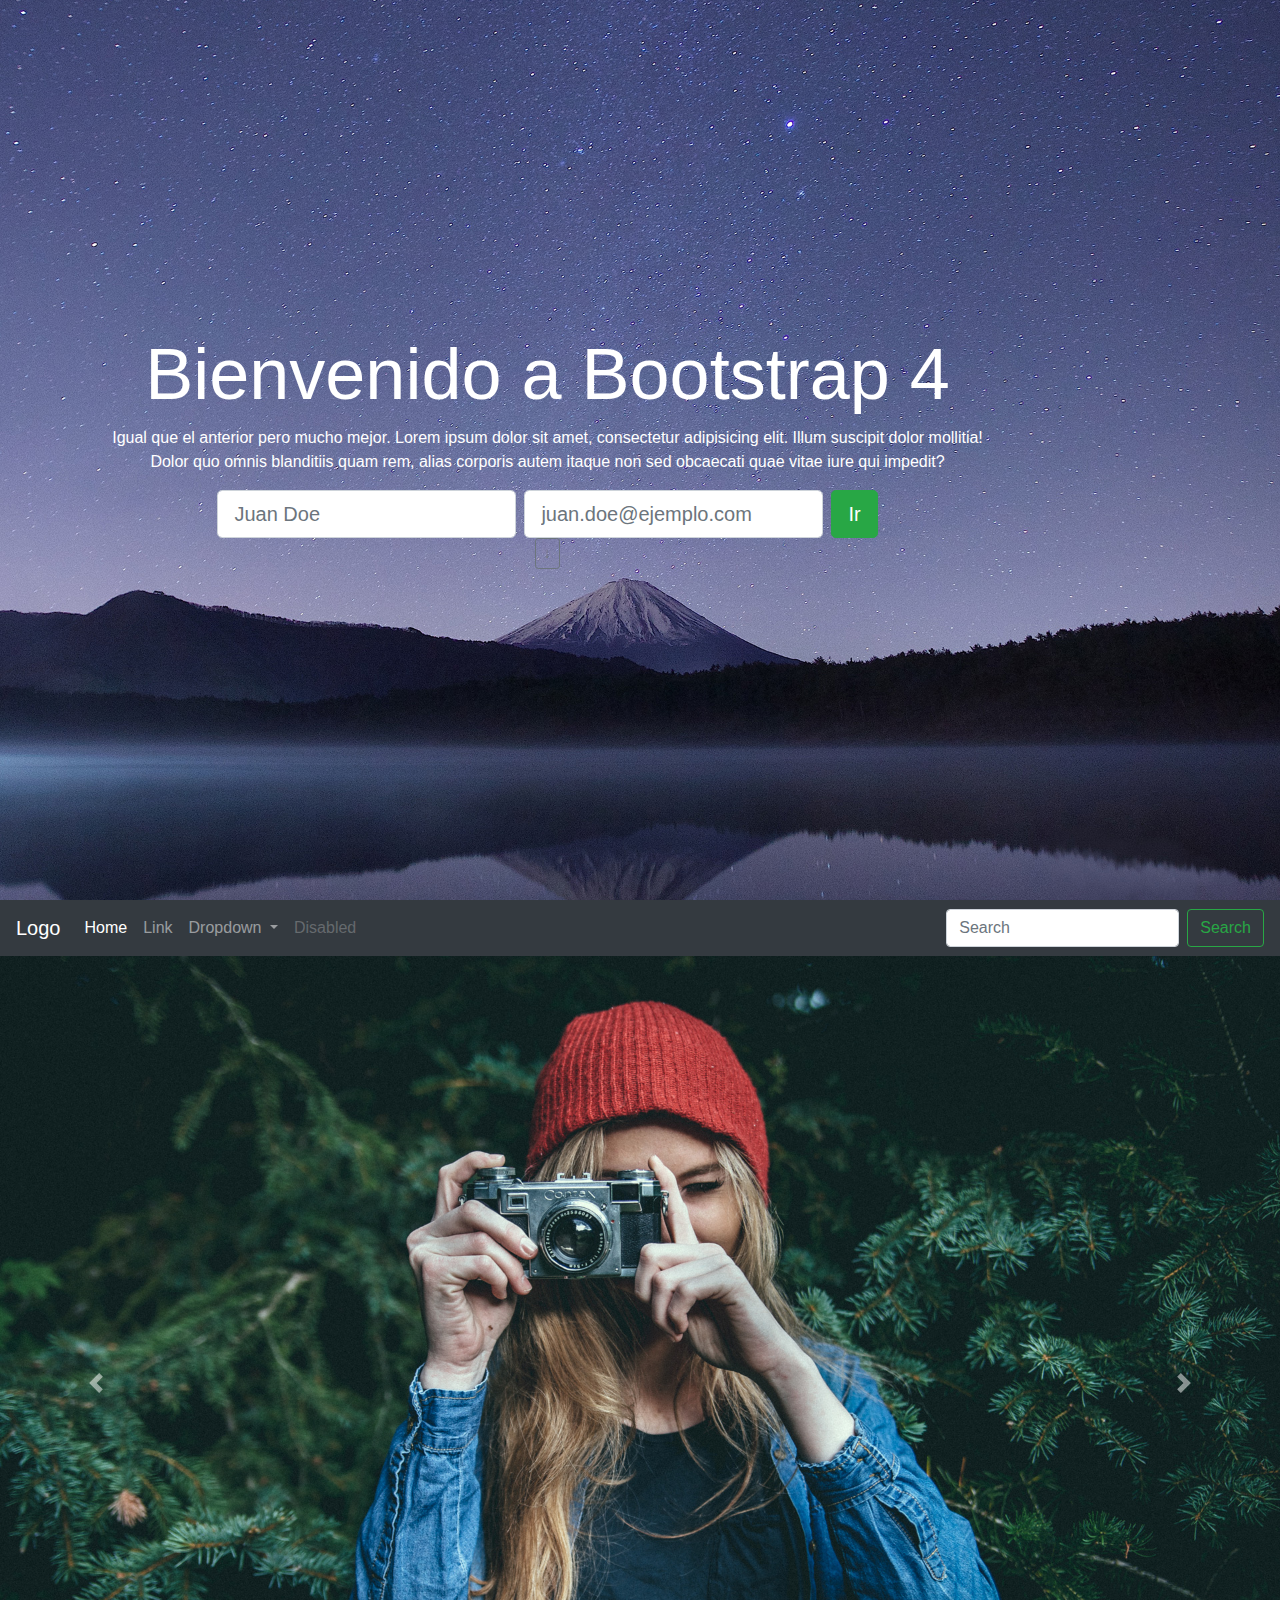
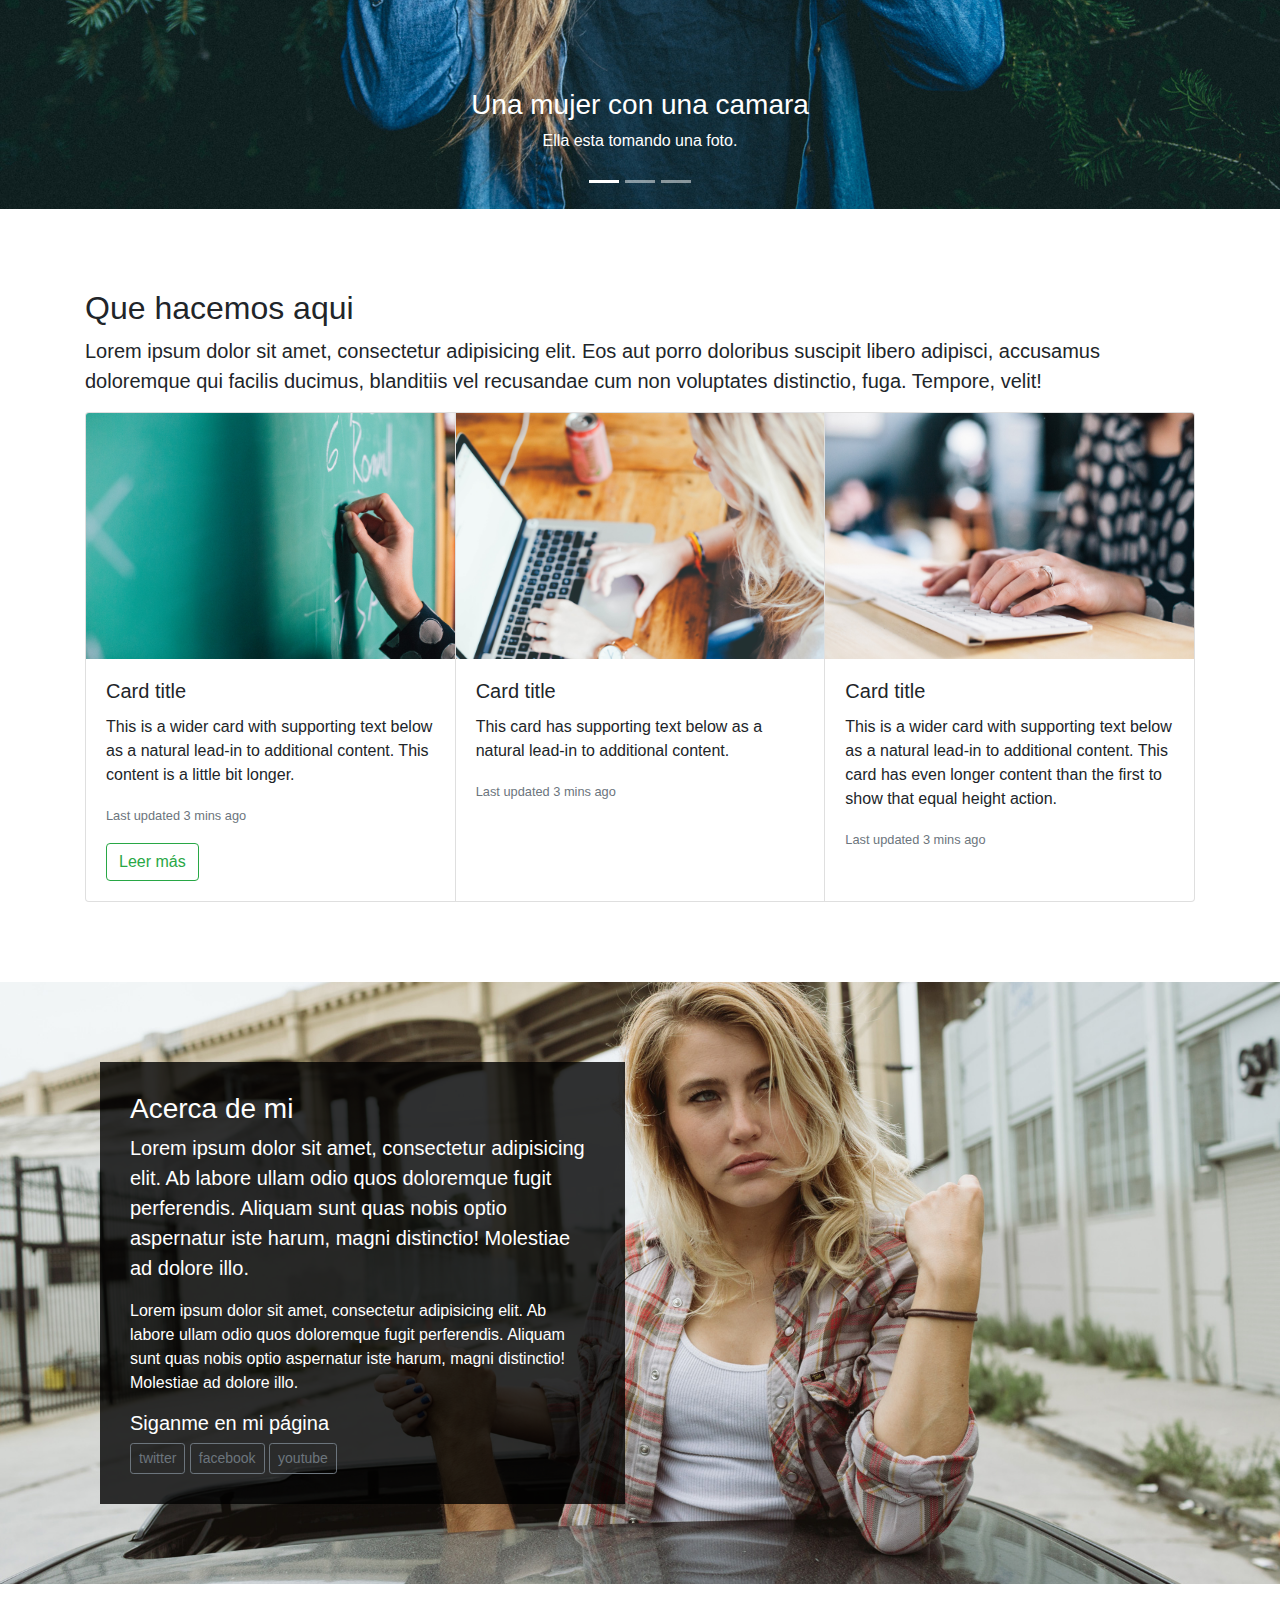
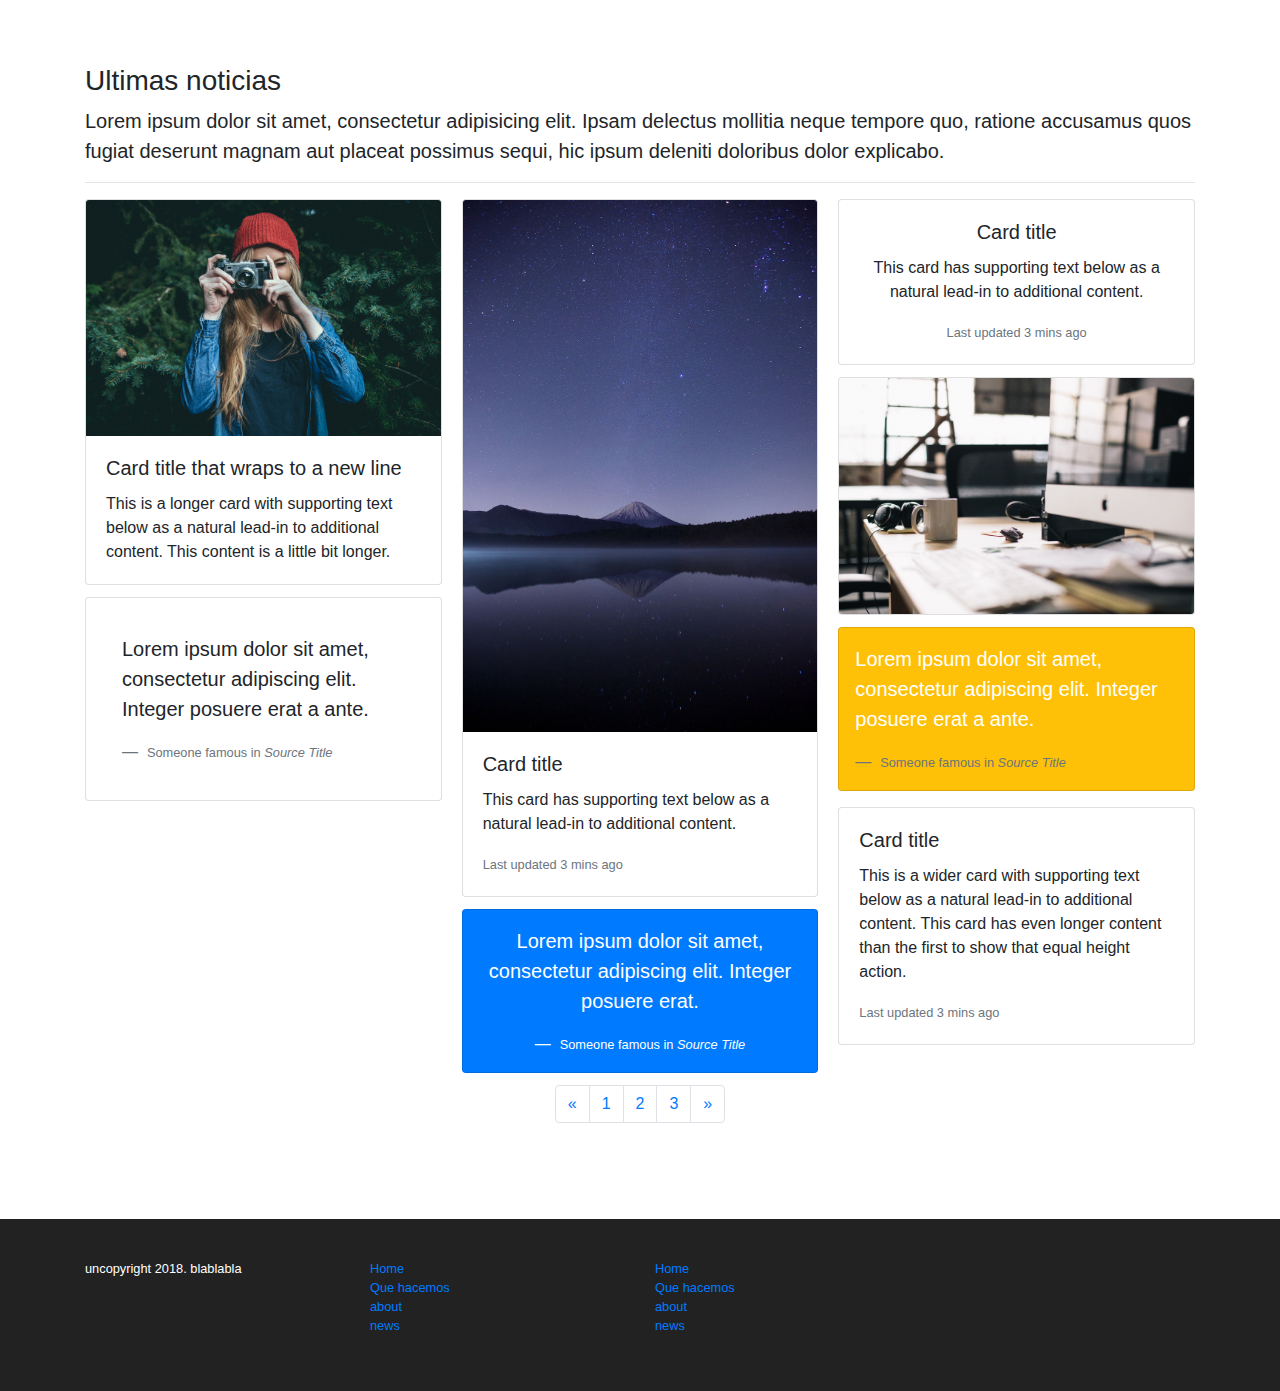
<file: index.html>
<!DOCTYPE html>
<html lang="es">
    <head>
        <meta charset="utf-8">
        <meta name="viewport" content="width=device-width, initial-scale=1">
        <link rel="stylesheet" type="text/css" href="css/bootstrap.min.css">
        <link rel="stylesheet" href="styles.css">
        <!-- instalar extension indentator -->

        <!-- Jquery primero despues bootstrap -->
        <script src="js/jquery-slim.min.js"></script>
        <script src="js/bootstrap.js"></script>    

    </head>
    <body>

        <section id="cover">
            <div id="cover-caption">
                <div class="container">
                    <div class="col-sm-10 col-sm-offset-1">
                        <h1 class="display-3">Bienvenido a Bootstrap 4</h1>
                        <p>Igual que el anterior pero mucho mejor. Lorem ipsum dolor sit amet, consectetur adipisicing elit. Illum suscipit dolor mollitia! Dolor quo omnis blanditiis quam rem, alias corporis autem itaque non sed obcaecati quae vitae iure qui impedit?</p>

                        <form action="" class="form-inline justify-content-center">
                            <div class="form-group mr-2">
                                <label for="" class="sr-only">Nombre</label>
                                <input type="text" class="form-control form-control-lg" placeholder="Juan Doe">
                            </div>
                            <div class="form-group mr-2">
                                <label for="" class="sr-only">Email</label>
                                <input type="text" class="form-control form-control-lg" placeholder="juan.doe@ejemplo.com">
                            </div>
                            <button type="button" class="btn btn-success btn-lg">Ir</button>
                        </form>
                        <a href="#nav-main" class="btn btn-outline-secondary btn-sm" role="button">&darr;</a>
                    </div>
                </div>
            </div>
        </section>


        <!--<nav class="navbar navbar-expand-lg navbar-light bg-light">-->
        <nav class="navbar navbar-expand-lg navbar-dark bg-dark navbar-full" id="nav-main">
            <a class="navbar-brand" href="#">Logo</a>



            <ul class="navbar-nav mr-auto">
                <li class="nav-item active">
                    <a class="nav-link" href="#">Home <span class="sr-only">(current)</span></a>
                </li>
                <li class="nav-item">
                    <a class="nav-link" href="#">Link</a>
                </li>
                <li class="nav-item dropdown">
                    <a class="nav-link dropdown-toggle" href="#" id="navbarDropdown" role="button" data-toggle="dropdown" aria-haspopup="true" aria-expanded="false">
                        Dropdown
                    </a>
                    <div class="dropdown-menu" aria-labelledby="navbarDropdown">
                        <a class="dropdown-item" href="#">Action</a>
                        <a class="dropdown-item" href="#">Another action</a>
                        <div class="dropdown-divider"></div>
                        <a class="dropdown-item" href="#">Something else here</a>
                    </div>
                </li>
                <li class="nav-item">
                    <a class="nav-link disabled" href="#">Disabled</a>
                </li>
            </ul>
            <form class="form-inline my-2 my-lg-0">
                <input class="form-control mr-sm-2" type="search" placeholder="Search" aria-label="Search">
                <button class="btn btn-outline-success my-2 my-sm-0" type="submit">Search</button>
            </form>

        </nav>

        <section id="corousel">

            <div id="carousel-home" class="carousel slide" data-ride="carousel">
                <ol class="carousel-indicators">
                    <li data-target="#carousel-home" data-slide-to="0" class="active"></li>
                    <li data-target="#carousel-home" data-slide-to="1"></li>
                    <li data-target="#carousel-home" data-slide-to="2"></li>
                </ol>
                <div class="carousel-inner">
                    <div class="carousel-item active">
                        <img class="d-block w-100" src="img/woman-camera.jpg" alt="Mujer tomando una foto">
                        <div class="carousel-caption">
                            <h3>Una mujer con una camara</h3>
                            <p>Ella esta tomando una foto.</p>
                        </div>
                    </div>
                    <div class="carousel-item">
                        <img class="d-block w-100" src="img/spiderweb.jpg" alt="Telaraña">
                        <div class="carousel-caption">
                            <h3>Día Lluvioso</h3>
                            <p>Telaraña mojada.</p>
                        </div>
                    </div>
                    <div class="carousel-item">
                        <img class="d-block w-100" src="img/hearthand.jpg" alt="Un corazon">
                        <div class="carousel-caption">
                            <h3>Amor</h3>
                            <p>Amor por todas partes.</p>
                        </div>
                    </div>
                </div>
                <a class="carousel-control-prev" href="#carousel-home" role="button" data-slide="prev">
                    <span class="carousel-control-prev-icon" aria-hidden="true"></span>
                    <span class="sr-only">Siguiente</span>
                </a>
                <a class="carousel-control-next" href="#carousel-home" role="button" data-slide="next">
                    <span class="carousel-control-next-icon" aria-hidden="true"></span>
                    <span class="sr-only">Anterior</span>
                </a>
            </div>
        </section>
        <section id="que-hacemos">
            <div class="section-content">
                <div class="container">
                    <h2>Que hacemos aqui</h2>
                    <p class="lead">
                        Lorem ipsum dolor sit amet, consectetur adipisicing elit. Eos aut porro doloribus suscipit libero adipisci, accusamus doloremque qui facilis ducimus, blanditiis vel recusandae cum non voluptates distinctio, fuga. Tempore, velit!
                    </p>                    
                    <div class="row">
                        <div class="col-12">
                            <div class="card-group">
                                <div class="card">
                                    <img class="card-img-top" src="img/chalkboard.jpg" alt="Card image cap">
                                    <div class="card-body">
                                        <h5 class="card-title">Card title</h5>
                                        <p class="card-text">This is a wider card with supporting text below as a natural lead-in to additional content. This content is a little bit longer.</p>

                                        <p class="card-text"><small class="text-muted">Last updated 3 mins ago</small></p>

                                        <button type="button" class="btn btn-outline-success" data-toggle="motal" data-target="#miModal">Leer más</button>
                                    </div>
                                </div>
                                <div class="card">
                                    <img class="card-img-top" src="img/working.jpg" alt="Card image cap">
                                    <div class="card-body">
                                        <h5 class="card-title">Card title</h5>
                                        <p class="card-text">This card has supporting text below as a natural lead-in to additional content.</p>
                                        <p class="card-text"><small class="text-muted">Last updated 3 mins ago</small></p>
                                    </div>
                                </div>
                                <div class="card">
                                    <img class="card-img-top" src="img/programming.jpg" alt="Card image cap">
                                    <div class="card-body">
                                        <h5 class="card-title">Card title</h5>
                                        <p class="card-text">This is a wider card with supporting text below as a natural lead-in to additional content. This card has even longer content than the first to show that equal height action.</p>
                                        <p class="card-text"><small class="text-muted">Last updated 3 mins ago</small></p>
                                    </div>
                                </div>
                            </div>
                        </div>

                    </div>
                </div>


            </div>
        </section> 

        <section id="about">
            <div class="section-content">
                <div class="container">
                    <div class="col-md-6">
                        <div class="about-text">
                            <h3>Acerca de mi</h3>
                            <p class="lead">Lorem ipsum dolor sit amet, consectetur adipisicing elit. Ab labore ullam odio quos doloremque fugit perferendis. Aliquam sunt quas nobis optio aspernatur iste harum, magni distinctio! Molestiae ad dolore illo.
                            </p>
                            <p>Lorem ipsum dolor sit amet, consectetur adipisicing elit. Ab labore ullam odio quos doloremque fugit perferendis. Aliquam sunt quas nobis optio aspernatur iste harum, magni distinctio! Molestiae ad dolore illo.
                            </p>
                            <h5>Siganme en mi página</h5>
                            <a href="" class="btn btn-sm btn-outline-secondary">twitter</a>
                            <a href="" class="btn btn-sm btn-outline-secondary">facebook</a>
                            <a href="" class="btn btn-sm btn-outline-secondary">youtube</a>
                        </div>

                    </div>
                </div>
            </div>
        </section>

        <section id="news">
            <div class="section-content">
                <div class="container">
                    <h3>Ultimas noticias</h3>
                    <p class="lead">
                        Lorem ipsum dolor sit amet, consectetur adipisicing elit. Ipsam delectus mollitia neque tempore quo, ratione accusamus quos fugiat deserunt magnam aut placeat possimus sequi, hic ipsum deleniti doloribus dolor explicabo.
                    </p>
                    <hr>
                    <div class="row">
                        <div class="col-sm-12">
                            <div class="card-columns">
                                <div class="card">
                                    <img class="card-img-top" src="img/woman-camera.jpg" alt="mujer con una camara">
                                    <div class="card-body">
                                        <h5 class="card-title">Card title that wraps to a new line</h5>
                                        <p class="card-text">This is a longer card with supporting text below as a natural lead-in to additional content. This content is a little bit longer.</p>
                                    </div>
                                </div>
                                <div class="card p-3">
                                    <blockquote class="blockquote mb-0 card-body">
                                        <p>Lorem ipsum dolor sit amet, consectetur adipiscing elit. Integer posuere erat a ante.</p>
                                        <footer class="blockquote-footer">
                                            <small class="text-muted">
                                                Someone famous in <cite title="Source Title">Source Title</cite>
                                            </small>
                                        </footer>
                                    </blockquote>
                                </div>
                                <div class="card">
                                    <img class="card-img-top" src="img/stars.jpg" alt="Estrellas">
                                    <div class="card-body">
                                        <h5 class="card-title">Card title</h5>
                                        <p class="card-text">This card has supporting text below as a natural lead-in to additional content.</p>
                                        <p class="card-text"><small class="text-muted">Last updated 3 mins ago</small></p>
                                    </div>
                                </div>
                                <div class="card bg-primary text-white text-center p-3">
                                    <blockquote class="blockquote mb-0">
                                        <p>Lorem ipsum dolor sit amet, consectetur adipiscing elit. Integer posuere erat.</p>
                                        <footer class="blockquote-footer text-white">
                                            <small>
                                                Someone famous in <cite title="Source Title">Source Title</cite>
                                            </small>
                                        </footer>
                                    </blockquote>
                                </div>
                                <div class="card text-center">
                                    <div class="card-body">
                                        <h5 class="card-title">Card title</h5>
                                        <p class="card-text">This card has supporting text below as a natural lead-in to additional content.</p>
                                        <p class="card-text"><small class="text-muted">Last updated 3 mins ago</small></p>
                                    </div>
                                </div>
                                <div class="card">
                                    <img class="card-img" src="img/computer.jpg" alt="Card image">
                                </div>
                                <div class="card p-3 bg-warning mb-3 text-white" >
                                    <blockquote class="blockquote mb-0">
                                        <p>Lorem ipsum dolor sit amet, consectetur adipiscing elit. Integer posuere erat a ante.</p>
                                        <footer class="blockquote-footer">
                                            <small class="text-muted">
                                                Someone famous in <cite title="Source Title">Source Title</cite>
                                            </small>
                                        </footer>
                                    </blockquote>
                                </div>
                                <div class="card">
                                    <div class="card-body">
                                        <h5 class="card-title">Card title</h5>
                                        <p class="card-text">This is a wider card with supporting text below as a natural lead-in to additional content. This card has even longer content than the first to show that equal height action.</p>
                                        <p class="card-text"><small class="text-muted">Last updated 3 mins ago</small></p>
                                    </div>
                                </div>
                            </div>

                            <nav aria-label="Page navigation example">
                                <ul class="pagination justify-content-center">
                                    <li class="page-item">
                                        <a class="page-link" href="#" aria-label="Previous">
                                            <span aria-hidden="true">&laquo;</span>
                                            <span class="sr-only">Anterior</span>
                                        </a>
                                    </li>
                                    <li class="page-item"><a class="page-link" href="#">1</a></li>
                                    <li class="page-item"><a class="page-link" href="#">2</a></li>
                                    <li class="page-item"><a class="page-link" href="#">3</a></li>
                                    <li class="page-item">
                                        <a class="page-link" href="#" aria-label="Next">
                                            <span aria-hidden="true">&raquo;</span>
                                            <span class="sr-only">Siguiente</span>
                                        </a>
                                    </li>
                                </ul>
                            </nav>
                        </div>
                    </div>
                </div>
            </div>
        </section>
        <footer id="footer-main">
            <div class="container">
                <div class="row">
                    <div class="col-sm-3">uncopyright 2018. blablabla</div>
                    <div class="col-sm-3">
                        <ul class="list-unstyled">
                            <li><a href="">Home</a></li>
                            <li><a href="">Que hacemos</a></li>
                            <li><a href="">about</a></li>
                            <li><a href="">news</a></li>
                        </ul>
                        
                    </div>
                    <div class="col-sm-3">
                        <ul class="list-unstyled">
                            <li><a href="">Home</a></li>
                            <li><a href="">Que hacemos</a></li>
                            <li><a href="">about</a></li>
                            <li><a href="">news</a></li>
                        </ul>
                    </div>
                </div>
            </div>
        </footer>
    </body>
</html>
</file>
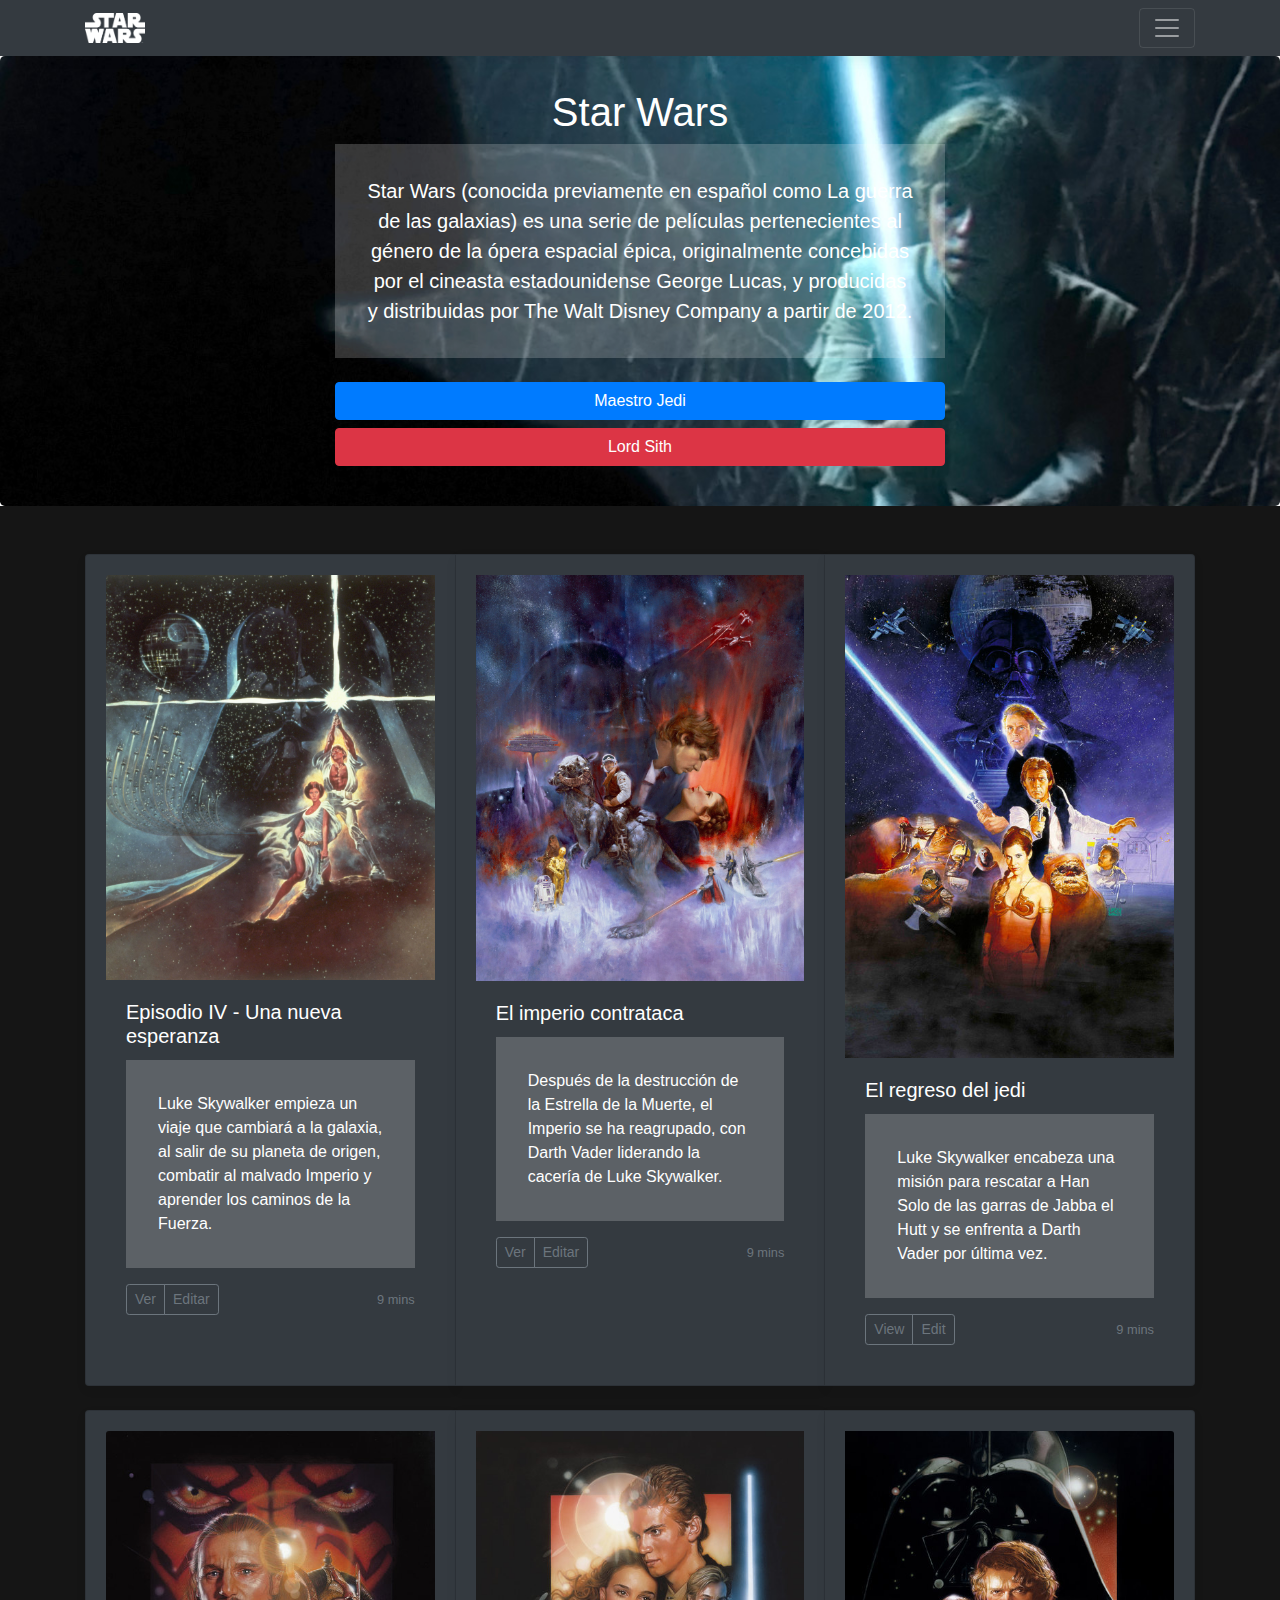
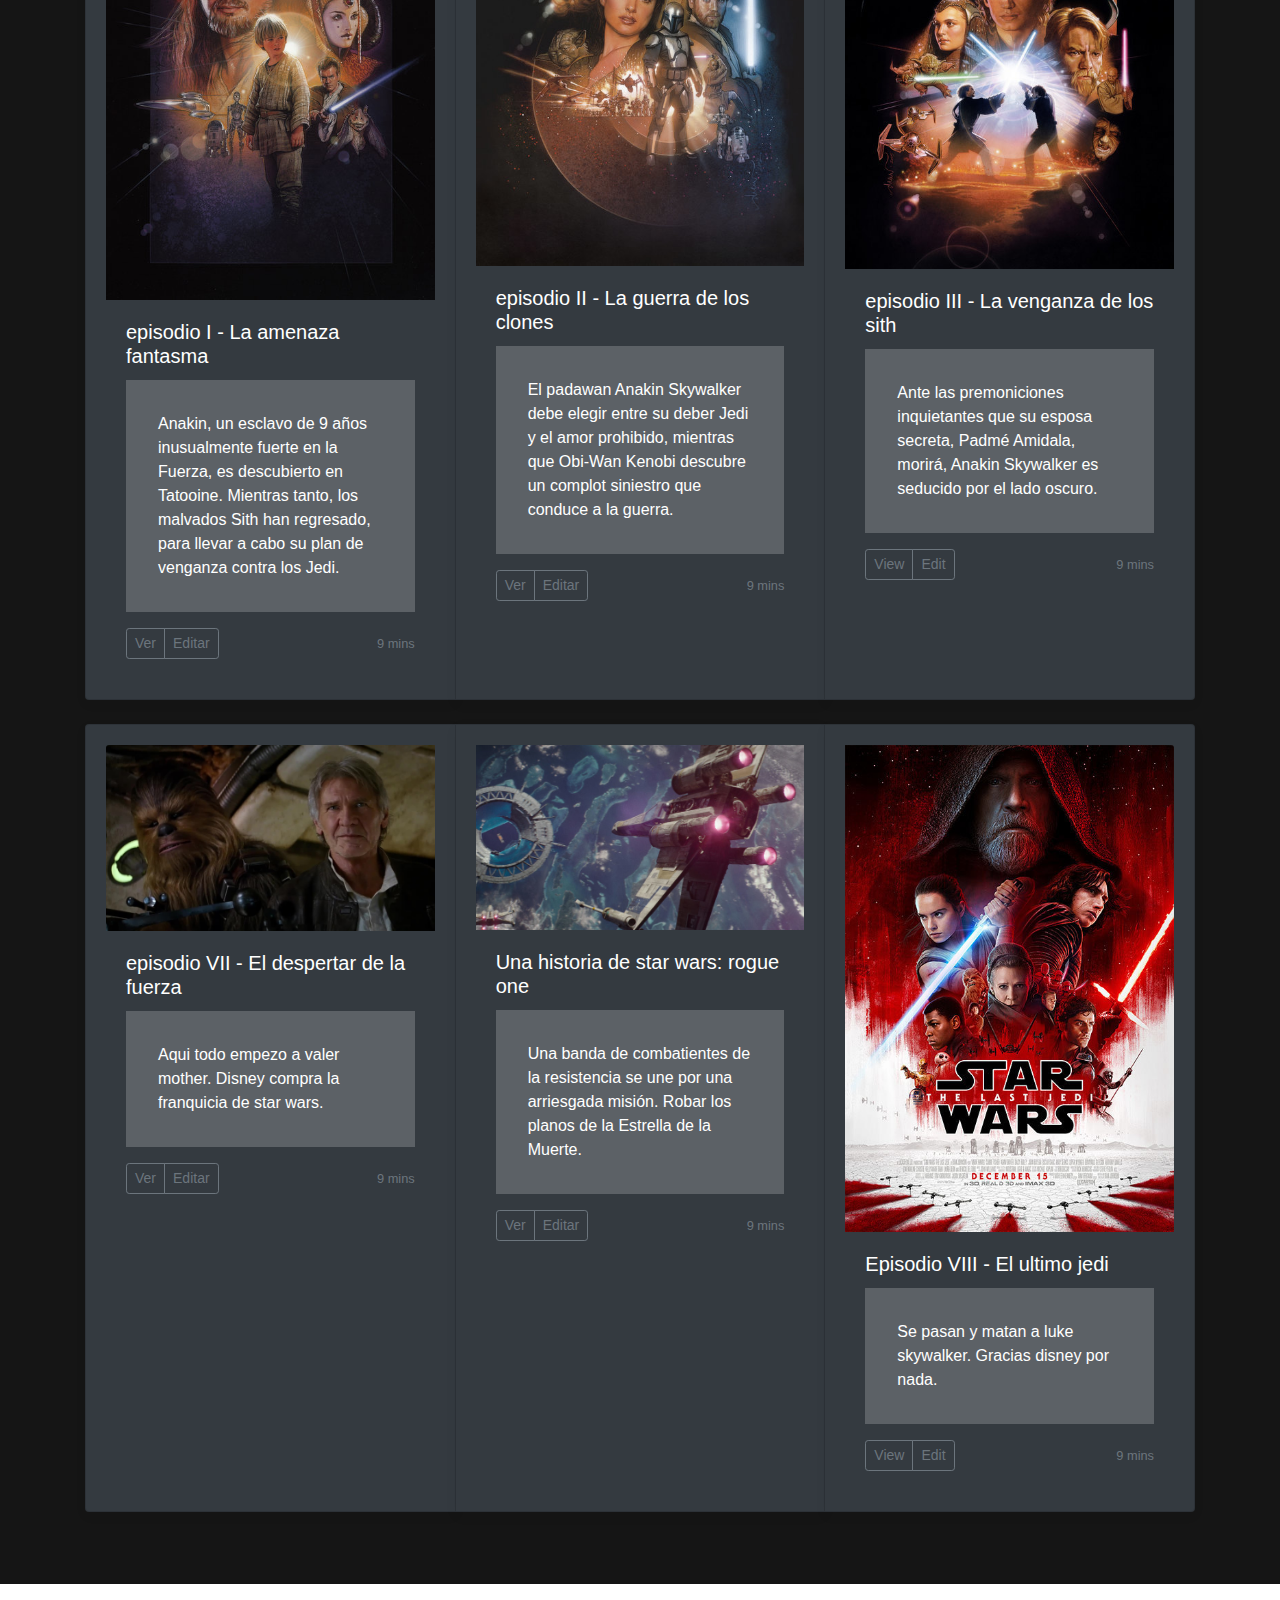
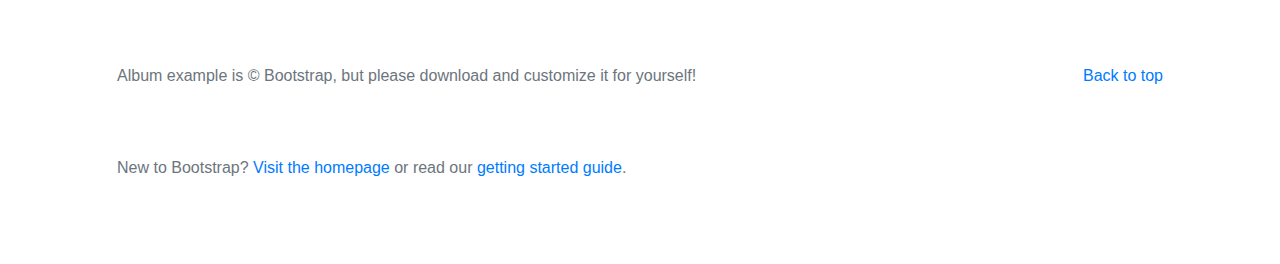
<file: starwars.html>
<!DOCTYPE html>
<html lang="es">
    <head>
        <meta charset="utf-8">
        <meta name="viewport" content="width=device-width, initial-scale=1">
        <link rel="stylesheet" type="text/css" href="css/bootstrap.min.css">
        
        
        <link rel="stylesheet" href="starwars.css">
        <!-- instalar extension indentator -->
        <title>Fan page de star wars.</title>


    </head>
    <body>

        <header>
            <div class="collapse bg-dark" id="navbarHeader">
                <div class="container">
                    <div class="row">
                        <div class="col-sm-8 col-md-7 py-4">
                            <h4 class="text-white">Acerca de</h4>
                            <p class="text-white">Add some information about the album below, the author, or any other background context. Make it a few sentences long so folks can pick up some informative tidbits. Then, link them off to some social networking sites or contact information.</p>
                        </div>
                        <div class="col-sm-4 offset-md-1 py-4">
                            <h4 class="text-white">Contacto</h4>
                            <ul id="list-about" class="list-unstyled">
                                <i class="fab fa-twitter text-white ml-2" style="font-size:2rem;"></i>
                                <i class="fab fa-facebook text-white ml-2" style="font-size:2rem;"></i>
                                <i class="fas fa-envelope text-white ml-2" style="font-size:2rem;"></i>
                                
                            </ul>
                        </div>
                    </div>
                </div>
            </div>
            <div class="navbar navbar-dark bg-dark box-shadow">
                <div class="container d-flex justify-content-between">
                    <a href="#" class="navbar-brand d-flex align-items-center">

                        <img src="img/sw_logo.png" alt="star wars logo">
                    </a>
                    <button class="navbar-toggler" type="button" data-toggle="collapse" data-target="#navbarHeader" aria-controls="navbarHeader" aria-expanded="false" aria-label="Toggle navigation">
                        <span class="navbar-toggler-icon"></span>
                    </button>
                </div>
            </div>
        </header>

        <main role="main">

            <section id="main-section" class="jumbotron text-center">
                <div class="container">
                    <h1 class="jumbotron-heading">Star Wars</h1>
                    <p class="lead">Star Wars (conocida previamente en español como La guerra de las galaxias) es una serie de películas pertenecientes al género de la ópera espacial épica, originalmente concebidas por el cineasta estadounidense George Lucas, y producidas y distribuidas por The Walt Disney Company a partir de 2012.</p>
                    <div class="row">
                        <div class="col-12">

                            <a href="#" class="btn btn-primary btn-block my-2" data-toggle="modal" data-target="#modalJedi">Maestro Jedi</a>
                            <a href="#" class="btn btn-danger btn-block my-2" data-toggle="modal" data-target="#modalSith">Lord Sith</a>
                        </div>
                    </div>


                </div>
            </section>

            <div class="movie py-5">
                <div class="container">
                    <div class="card-group">

                        <div class="card mb-4 text-white bg-dark box-shadow">
                            <img class="card-img-top" src="img/sw_new_hope.jpeg">
                            <div class="card-body">
                                <h5 class="card-title">Episodio IV - Una nueva esperanza</h5>
                                <p class="card-text">Luke Skywalker empieza un viaje que cambiará a la galaxia, al salir de su planeta de origen, combatir al malvado Imperio y aprender los caminos de la Fuerza.</p>
                                <div class="d-flex justify-content-between align-items-center">
                                    <div class="btn-group">
                                        <button type="button" class="btn btn-sm btn-outline-secondary" data-toggle="modal" data-target="#modalEIV">Ver</button>
                                        <button type="button" class="btn btn-sm btn-outline-secondary">Editar</button>
                                    </div>
                                    <small class="text-muted">9 mins</small>
                                </div>
                            </div>
                        </div>

                        <div class="card mb-4 text-white bg-dark box-shadow">
                            <img class="card-img-top" src="img/sw_empire_strike_back.jpeg" alt="Card image cap">
                            <div class="card-body">
                                <h5 class="card-title">El imperio contrataca</h5>
                                <p class="card-text">Después de la destrucción de la Estrella de la Muerte, el Imperio se ha reagrupado, con Darth Vader liderando la cacería de Luke Skywalker.</p>
                                <div class="d-flex justify-content-between align-items-center">
                                    <div class="btn-group">
                                        <button type="button" class="btn btn-sm btn-outline-secondary">Ver</button>
                                        <button type="button" class="btn btn-sm btn-outline-secondary">Editar</button>
                                    </div>
                                    <small class="text-muted">9 mins</small>
                                </div>
                            </div>
                        </div>

                        <div class="card mb-4 bg-dark text-white box-shadow">
                            <img class="card-img-top" src="img/sw_return_jedi.jpeg" alt="Card image cap">
                            <div class="card-body">
                                <h5 class="card-title">El regreso del jedi</h5>
                                <p class="card-text">Luke Skywalker encabeza una misión para rescatar a Han Solo de las garras de Jabba el Hutt y se enfrenta a Darth Vader por última vez.</p>
                                <div class="d-flex justify-content-between align-items-center">
                                    <div class="btn-group">
                                        <button type="button" class="btn btn-sm btn-outline-secondary">View</button>
                                        <button type="button" class="btn btn-sm btn-outline-secondary">Edit</button>
                                    </div>
                                    <small class="text-muted">9 mins</small>
                                </div>
                            </div>
                        </div>

                    </div> <!-- fin card-group -->

                    <div class="card-group">

                        <div class="card mb-4 text-white bg-dark box-shadow">
                            <img class="card-img-top" src="img/sw_laamenaza_fantasma.jpeg">
                            <div class="card-body">
                                <h5 class="card-title">episodio I - La amenaza fantasma</h5>
                                <p class="card-text">Anakin, un esclavo de 9 años inusualmente fuerte en la Fuerza, es descubierto en Tatooine. Mientras tanto, los malvados Sith han regresado, para llevar a cabo su plan de venganza contra los Jedi.</p>
                                <div class="d-flex justify-content-between align-items-center">
                                    <div class="btn-group">
                                        <button type="button" class="btn btn-sm btn-outline-secondary">Ver</button>
                                        <button type="button" class="btn btn-sm btn-outline-secondary">Editar</button>
                                    </div>
                                    <small class="text-muted">9 mins</small>
                                </div>
                            </div>
                        </div>

                        <div class="card mb-4 text-white bg-dark box-shadow">
                            <img class="card-img-top" src="img/sw_guerra_clones.jpeg" alt="Card image cap">
                            <div class="card-body">
                                <h5 class="card-title">episodio II - La guerra de los clones</h5>
                                <p class="card-text">El padawan Anakin Skywalker debe elegir entre su deber Jedi y el amor prohibido, mientras que Obi-Wan Kenobi descubre un complot siniestro que conduce a la guerra.</p>
                                <div class="d-flex justify-content-between align-items-center">
                                    <div class="btn-group">
                                        <button type="button" class="btn btn-sm btn-outline-secondary">Ver</button>
                                        <button type="button" class="btn btn-sm btn-outline-secondary">Editar</button>
                                    </div>
                                    <small class="text-muted">9 mins</small>
                                </div>
                            </div>
                        </div>

                        <div class="card mb-4 bg-dark text-white box-shadow">
                            <img class="card-img-top" src="img/sw_lavenganza.jpeg" alt="Card image cap">
                            <div class="card-body">
                                <h5 class="card-title">episodio III - La venganza de los sith </h5>
                                <p class="card-text">Ante las premoniciones inquietantes que su esposa secreta, Padmé Amidala, morirá, Anakin Skywalker es seducido por el lado oscuro.</p>
                                <div class="d-flex justify-content-between align-items-center">
                                    <div class="btn-group">
                                        <button type="button" class="btn btn-sm btn-outline-secondary">View</button>
                                        <button type="button" class="btn btn-sm btn-outline-secondary">Edit</button>
                                    </div>
                                    <small class="text-muted">9 mins</small>
                                </div>
                            </div>
                        </div>

                    </div> <!-- fin card-group -->    

                    <div class="card-group">

                        <div class="card mb-4 text-white bg-dark box-shadow">
                            <img class="card-img-top" src="img/sw_eldespertar.jpeg">
                            <div class="card-body">
                                <h5 class="card-title">episodio VII - El despertar de la fuerza</h5>
                                <p class="card-text">Aqui todo empezo a valer mother. Disney compra la franquicia de star wars.</p>
                                <div class="d-flex justify-content-between align-items-center">
                                    <div class="btn-group">
                                        <button type="button" class="btn btn-sm btn-outline-secondary" data-toggle="modal" data-target="#modalDespertar">Ver</button>
                                        <button type="button" class="btn btn-sm btn-outline-secondary">Editar</button>
                                    </div>
                                    <small class="text-muted">9 mins</small>
                                </div>
                            </div>
                        </div>

                        <div class="card mb-4 text-white bg-dark box-shadow">
                            <img class="card-img-top" src="img/sw_rogueone.jpeg" alt="Card image cap">
                            <div class="card-body">
                                <h5 class="card-title">Una historia de star wars: rogue one</h5>
                                <p class="card-text">Una banda de combatientes de la resistencia se une por una arriesgada misión. Robar los planos de la Estrella de la Muerte.</p>
                                <div class="d-flex justify-content-between align-items-center">
                                    <div class="btn-group">
                                        <button type="button" class="btn btn-sm btn-outline-secondary" data-toggle="modal" data-target="#modalRogueone">Ver</button>
                                        <button type="button" class="btn btn-sm btn-outline-secondary">Editar</button>
                                    </div>
                                    <small class="text-muted">9 mins</small>
                                </div>
                            </div>
                        </div>

                        <div class="card mb-4 bg-dark text-white box-shadow">
                            <img class="card-img-top" src="img/sw_lastjedi.jpeg" alt="Card image cap">
                            <div class="card-body">
                                <h5 class="card-title">Episodio VIII - El ultimo jedi</h5>
                                <p class="card-text">Se pasan y matan a luke skywalker. Gracias disney por nada.</p>
                                <div class="d-flex justify-content-between align-items-center">
                                    <div class="btn-group">
                                        <button type="button" class="btn btn-sm btn-outline-secondary">View</button>
                                        <button type="button" class="btn btn-sm btn-outline-secondary">Edit</button>
                                    </div>
                                    <small class="text-muted">9 mins</small>
                                </div>
                            </div>
                        </div>

                    </div> <!-- fin card-group --> 
                </div>
            </div>

        </main>

        <footer class="text-muted">
            <div class="container">
                <p class="float-right">
                    <a href="#">Back to top</a>
                </p>
                <p>Album example is &copy; Bootstrap, but please download and customize it for yourself!</p>
                <p>New to Bootstrap? <a href="../../">Visit the homepage</a> or read our <a href="../../getting-started/">getting started guide</a>.</p>
            </div>
        </footer>


        <!-- modales -->

        <div class="modal fade" id="modalJedi" tabindex="-1" role="dialog" aria-labelledby="modalJediLabel" aria-hidden="true">
            <div class="modal-dialog" role="document">
                <div class="modal-content">
                    <div class="modal-header">
                        <h5 class="modal-title" id="exampleModalLabel">El camino Jedi</h5>
                        <button type="button" class="close" data-dismiss="modal" aria-label="Close">
                            <span aria-hidden="true">&times;</span>
                        </button>
                    </div>
                    <div class="modal-body">
                        Lorem ipsum dolor sit amet, consectetur adipisicing elit. Nemo voluptatum voluptatibus, deleniti in quaerat fugit, ducimus, optio dicta laudantium iusto consequuntur dignissimos quis accusamus error doloremque ab tenetur eligendi. Eveniet.
                    </div>
                    <div class="modal-video">
                    
                        <iframe width="400" height="200" src="https://www.youtube.com/embed/RGGyTO-VlUs" frameborder="0" allow="autoplay; encrypted-media" allowfullscreen></iframe>
                    </div>
                    <div class="modal-footer">
                        <button type="button" class="btn btn-secondary" data-dismiss="modal">Cerrar</button>
                        <button type="button" class="btn btn-primary">Aceptar</button>
                    </div>
                </div>
            </div>
        </div>

        
        <div class="modal fade" id="modalSith" tabindex="-1" role="dialog" aria-labelledby="modalSithLabel" aria-hidden="true">
            <div class="modal-dialog" role="document">
                <div class="modal-content">
                    <div class="modal-header">
                        <h5 class="modal-title" id="modalSithLabel">El camino Sith</h5>
                        <button type="button" class="close" data-dismiss="modal" aria-label="Close">
                            <span aria-hidden="true">&times;</span>
                        </button>
                    </div>
                    <div class="modal-body">
                        Lorem ipsum dolor sit amet, consectetur adipisicing elit. Nemo voluptatum voluptatibus, deleniti in quaerat fugit, ducimus, optio dicta laudantium iusto consequuntur dignissimos quis accusamus error doloremque ab tenetur eligendi. Eveniet.
                    </div>
                    <div class="modal-video text-center" >
                    
                        
                        
                        <iframe width="400" height="200" src="https://www.youtube.com/embed/-bzWSJG93P8" frameborder="0" allow="autoplay; encrypted-media" allowfullscreen></iframe>
                    </div>
                    <div class="modal-footer">
                        <button type="button" class="btn btn-secondary" data-dismiss="modal">Cerrar</button>
                        <button type="button" class="btn btn-danger">Aceptar</button>
                    </div>
                </div>
            </div>
        </div>
        
        
        <div class="modal fade" id="modalEIV" tabindex="-1" role="dialog" aria-labelledby="modalEIVLabel" aria-hidden="true">
            <div class="modal-dialog" role="document">
                <div class="modal-content">
                    <div class="modal-header">
                        <h5 class="modal-title" id="modalEIVLabel">Episodio IV - Una nueva esperanza</h5>
                        <button type="button" class="close" data-dismiss="modal" aria-label="Close">
                            <span aria-hidden="true">&times;</span>
                        </button>
                    </div>
                    <div class="modal-body">
                        Lorem ipsum dolor sit amet, consectetur adipisicing elit. Nemo voluptatum voluptatibus, deleniti in quaerat fugit, ducimus, optio dicta laudantium iusto consequuntur dignissimos quis accusamus error doloremque ab tenetur eligendi. Eveniet.
                    </div>
                    <div class="modal-video text-center" >
                    
                        
                        
                        <iframe width="400" height="200" src="https://www.youtube.com/embed/beAH5vea99k" frameborder="0" allow="autoplay; encrypted-media" allowfullscreen></iframe>
                    </div>
                    <div class="modal-footer">
                        <button type="button" class="btn btn-secondary" data-dismiss="modal">Cerrar</button>
                        <button type="button" class="btn btn-danger">Aceptar</button>
                    </div>
                </div>
            </div>
        </div>
        
        
        <div class="modal fade" id="modalDespertar" tabindex="-1" role="dialog" aria-labelledby="modalDespertar" aria-hidden="true">
            <div class="modal-dialog" role="document">
                <div class="modal-content">
                    <div class="modal-header">
                        <h5 class="modal-title" id="modalDespertar">Episodio VII - El despertar de la fuerza</h5>
                        <button type="button" class="close" data-dismiss="modal" aria-label="Close">
                            <span aria-hidden="true">&times;</span>
                        </button>
                    </div>
                    <div class="modal-body">
                        Lorem ipsum dolor sit amet, consectetur adipisicing elit. Nemo voluptatum voluptatibus, deleniti in quaerat fugit, ducimus, optio dicta laudantium iusto consequuntur dignissimos quis accusamus error doloremque ab tenetur eligendi. Eveniet.
                    </div>
                    <div class="modal-video text-center" >
                    
                        
                        
                        <iframe width="400" height="200" src="https://www.youtube.com/embed/ngElkyQ6Rhs" frameborder="0" allow="autoplay; encrypted-media" allowfullscreen></iframe>
                    </div>
                    <div class="modal-footer">
                        <button type="button" class="btn btn-secondary" data-dismiss="modal">Cerrar</button>
                        <button type="button" class="btn btn-danger">Aceptar</button>
                    </div>
                </div>
            </div>
        </div>
        
        <div class="modal fade" id="modalRogueone" tabindex="-1" role="dialog" aria-labelledby="modalRogueone" aria-hidden="true">
            <div class="modal-dialog" role="document">
                <div class="modal-content">
                    <div class="modal-header">
                        <h5 class="modal-title" id="modalRogueone">Una Historia de Star Wars</h5>
                        <button type="button" class="close" data-dismiss="modal" aria-label="Close">
                            <span aria-hidden="true">&times;</span>
                        </button>
                    </div>
                    <div class="modal-body">
                        Lorem ipsum dolor sit amet, consectetur adipisicing elit. Nemo voluptatum voluptatibus, deleniti in quaerat fugit, ducimus, optio dicta laudantium iusto consequuntur dignissimos quis accusamus error doloremque ab tenetur eligendi. Eveniet.
                    </div>
                    <div class="modal-video text-center" >
                    
                        
                        
                        <iframe width="400" height="200" src="https://www.youtube.com/embed/sC9abcLLQpI" frameborder="0" allow="autoplay; encrypted-media" allowfullscreen></iframe>
                    </div>
                    <div class="modal-footer">
                        <button type="button" class="btn btn-secondary" data-dismiss="modal">Cerrar</button>
                        <button type="button" class="btn btn-danger">Aceptar</button>
                    </div>
                </div>
            </div>
        </div>


        <!-- Jquery primero despues bootstrap -->
        <script src="js/jquery-slim.min.js"></script>
        <script src="js/bootstrap.js"></script>
        <script src="js/fontawesome-all.min.js"></script>   
    </body>
</html>
</file>
<file: styles.css>
/* styles.css */
html,
body{
    height: 100%;
}


img{
    max-width: 100%;
}
/* cover */
#cover{
     background: #222 url("img/stars.jpg") center center no-repeat;
     background-size: cover;
     color: white;
     height: 100%;
     text-align: center;
     display: flex;
     align-items: center;
}

#cover-caption{
    width: 100%;
}

.section-content{
    padding: 5rem 0;
}

#about{
    background: url("img/girlincar.jpg") center center no-repeat;
    background-size:cover;
}

.about-text{
    background: rgba(0,0,0,0.8);
    color:white;
    padding: 1.875rem;
}

#footer-main{
    background: #222;
    color:white;
    font-size: 0.8rem;
    padding: 2.5rem 0;
}
</file>
<file: starwars.css>
:root {
  --jumbotron-padding-y: 3rem;
}

body{
    height: 100%;
    width: 100%;
}

.container p{
    background: rgba(255,255,255,0.2);
    padding: 2rem;
}

#main-section{
    background: #222 url("img/sw_header.jpeg") center center no-repeat;
    background-size: cover;
    color: white;
    height: 100%;
    text-align: center;
    display: flex;
    align-items: center;
    padding: 2rem;
}

.movie{
    background-color: #151515;
}

.card{
    padding: 1.25rem 1.25rem;
}

.navbar-brand img{
    width: 3.75rem;
    height: 1.875rem;
}

.jumbotron {
  padding-top: var(--jumbotron-padding-y);
  padding-bottom: var(--jumbotron-padding-y);
  margin-bottom: 0;
  background-color: #fff;
}
@media (min-width: 768px) {
  .jumbotron {
    padding-top: calc(var(--jumbotron-padding-y) * 2);
    padding-bottom: calc(var(--jumbotron-padding-y) * 2);
  }
}





.jumbotron p:last-child {
  margin-bottom: 0;
}

.jumbotron-heading {
  font-weight: 300;
}

.jumbotron .container {
  max-width: 40rem;
}

footer {
  padding-top: 3rem;
  padding-bottom: 3rem;
}

footer p {
  margin-bottom: .25rem;
}

.box-shadow { box-shadow: 0 .25rem .75rem rgba(0, 0, 0, .05); }


.modal-title{
    color: white;
}

.modal-body{
    color: white
}


.modal-header{
    border-bottom-color: dodgerblue;
}

.modal-footer{
    border-top-color: dodgerblue;
}

.modal-content{
    background-color: rgba(0,0,0,0.8);
    border-color: dodgerblue;
}

button>span{
    color: dodgerblue;
}


#modalSith .modal-header{
    border-bottom-color: red;
}

#modalSith .modal-footer{
    border-top-color: red;
}

#modalSith .modal-content{
    background-color: rgba(0,0,0,0.8);
    border-color: red;
}

#modalSith button>span{
    color: red;
}


.modal-video{
    text-align: center;
}
</file>
